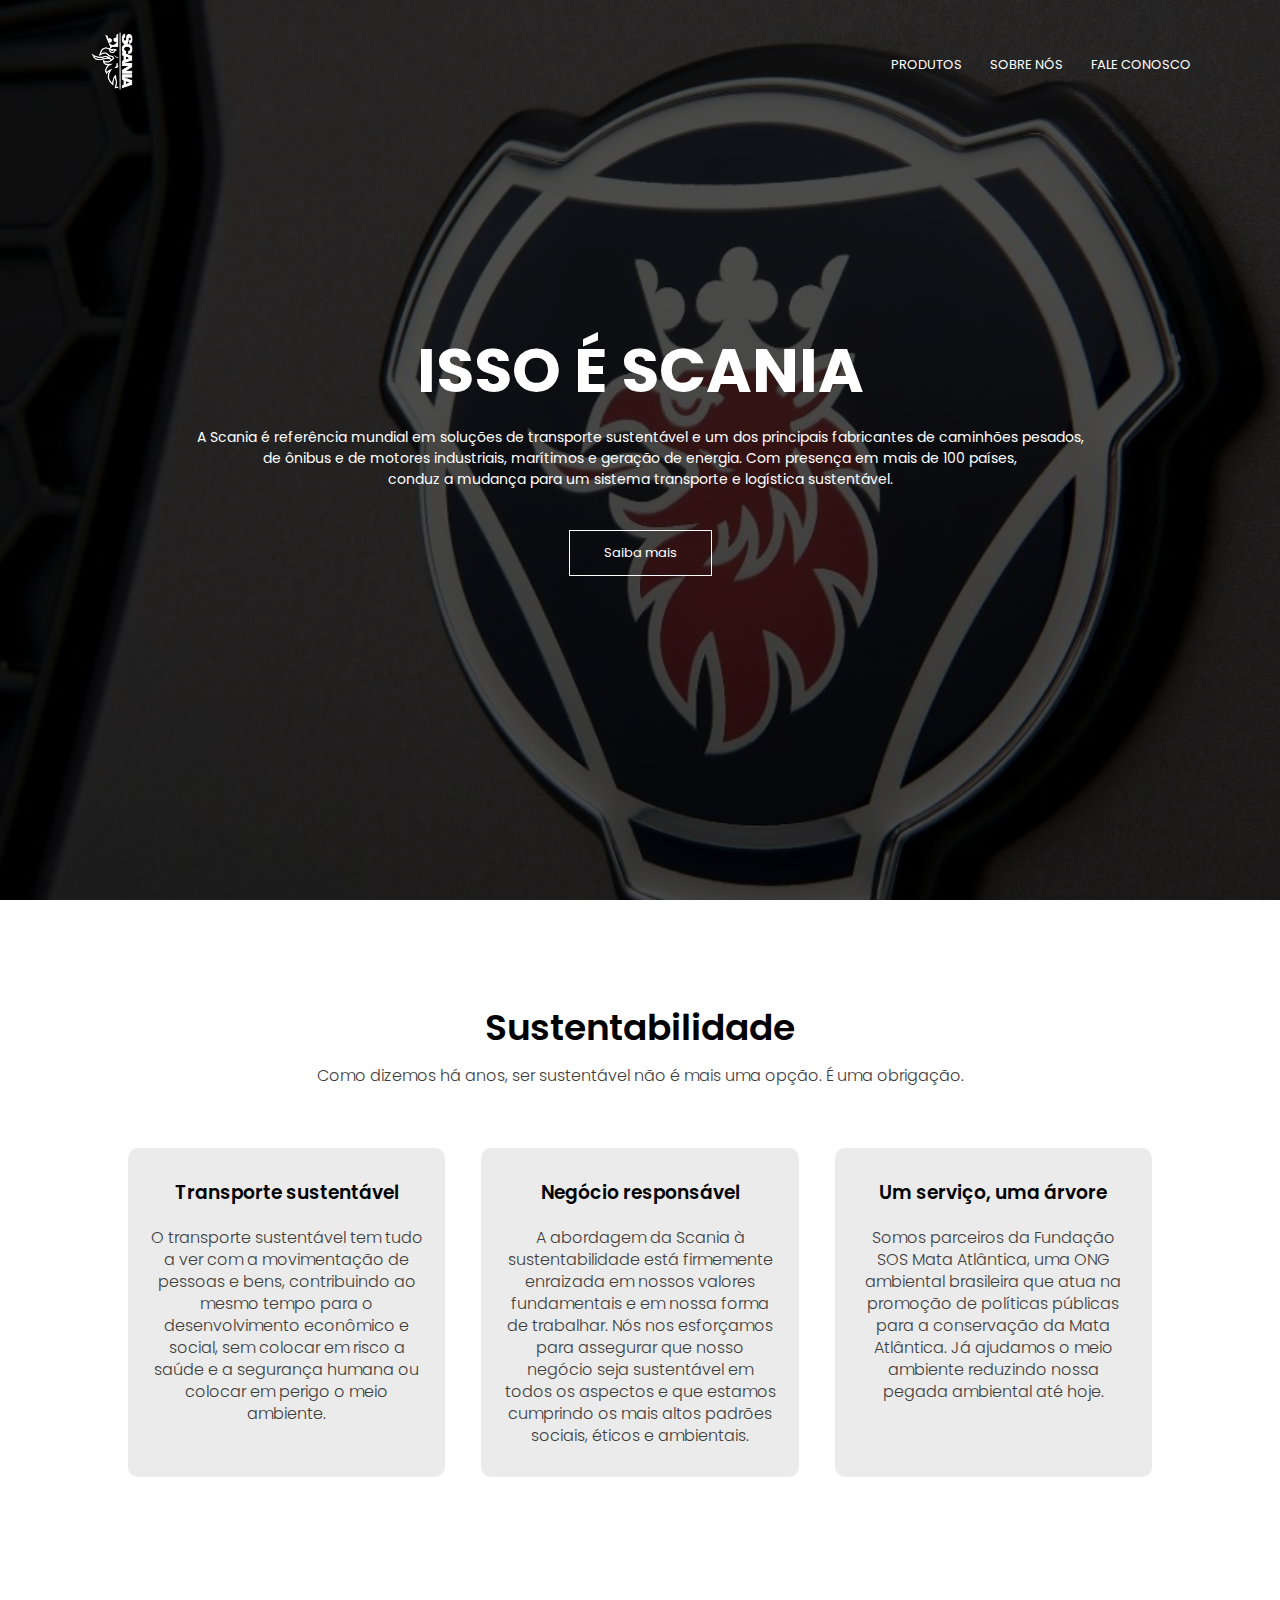
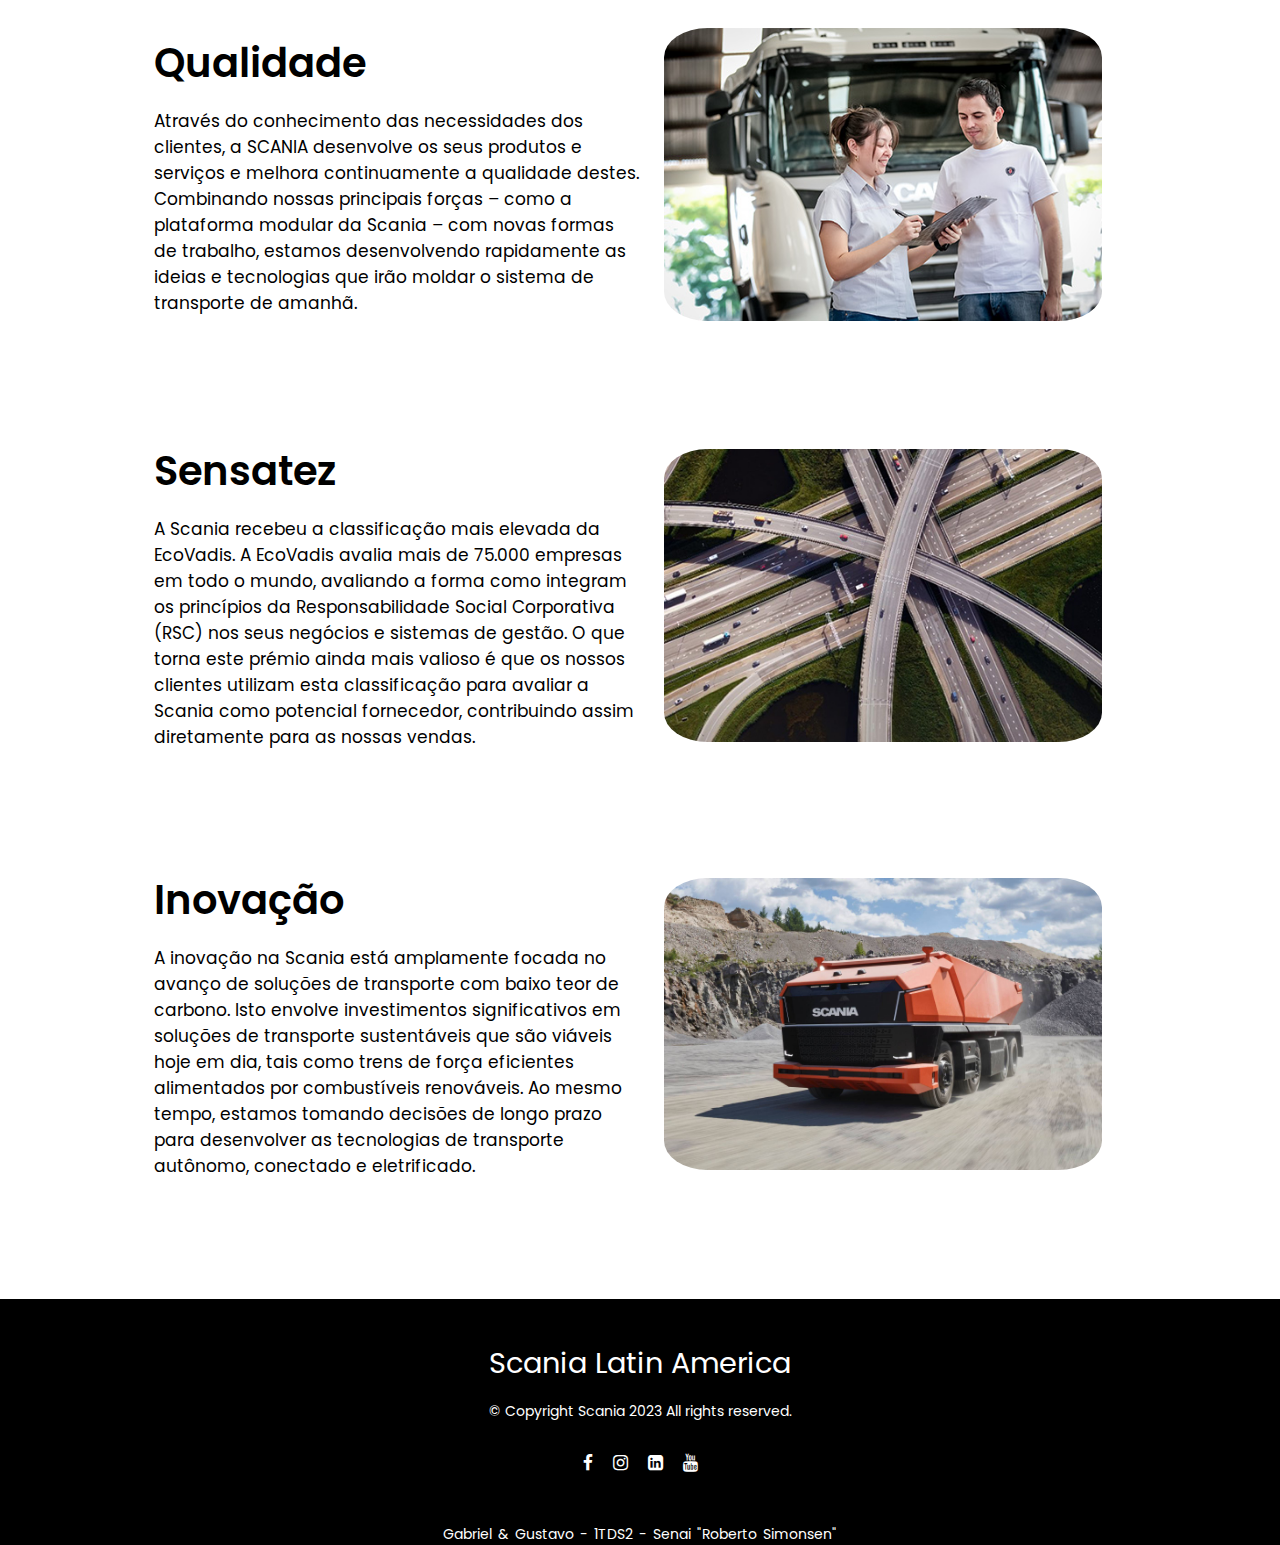
<file: index.html>
<!DOCTYPE html>
<html lang="pt-br">
<head>
    <meta charset="UTF-8">
    <meta http-equiv="X-UA-Compatible" content="IE=edge">
    <meta name="viewport" content="width=device-width, initial-scale=1.0">
    
    <title>Início | Scania Brasil</title>

    <link rel="stylesheet" href="index.css">
    <link rel="shortcut icon" href="imagens/logo_prateada.png">

    <link rel="preconnect" href="https://fonts.googleapis.com">
    <link rel="preconnect" href="https://fonts.gstatic.com" crossorigin>
    <link href="https://fonts.googleapis.com/css2?family=Poppins:wght@100;200;300;400;600;700&display=swap" rel="stylesheet">

    <link rel="stylesheet" href="https://stackpath.bootstrapcdn.com/font-awesome/4.7.0/css/font-awesome.min.css">

</head>
<body>
<header>
    <div class="header">
        <nav>
            <a href="index.html"><img src="imagens/logo_minimalista.png"></a>
            <div class="menu">
                <ul>
                    <li><a href="produtos.html">PRODUTOS</a></li>
                    <!-- <li><a href="novidades.html">NOVIDADES</a></li> -->
                    <li><a href="sobre_nos.html">SOBRE NÓS</a></li>
                    <li><a href="fale_conosco.html">FALE CONOSCO</a></li>
                </ul>
            </div>
        </nav>
</header>

    <div class="texto_principal">
        <h1>ISSO É SCANIA</h1>
        <p>A Scania é referência mundial em soluções de transporte sustentável e um dos principais fabricantes de caminhões pesados,<br>de ônibus e de motores industriais, marítimos e geração de energia. Com presença em mais de 100 países,<br>conduz a mudança para um sistema transporte e logística sustentável.</p>
        <a href="" class="botao_saibamais">Saiba mais</a>
    </div>
</div>



    <div class="texto_segundario">
        <h1>Sustentabilidade</h1>
        <p>Como dizemos há anos, ser sustentável não é mais uma opção. É uma obrigação.</p>

        <div class="coluna">
            <div class="texto_coluna">
                <h3>Transporte sustentável</h3>
                <p>O transporte sustentável tem tudo a ver com a movimentação de pessoas e bens, contribuindo ao mesmo tempo para o desenvolvimento econômico e social, sem colocar em risco a saúde e a segurança humana ou colocar em perigo o meio ambiente.</p>
            </div>
            <div class="texto_coluna">
                <h3>Negócio responsável</h3>
                <p>A abordagem da Scania à sustentabilidade está firmemente enraizada em nossos valores fundamentais e em nossa forma de trabalhar. Nós nos esforçamos para assegurar que nosso negócio seja sustentável em todos os aspectos e que estamos cumprindo os mais altos padrões sociais, éticos e ambientais.</p>
            </div>
            <div class="texto_coluna">
                <h3>Um serviço, uma árvore</h3>
                <p>Somos parceiros da Fundação SOS Mata Atlântica, uma ONG ambiental brasileira que atua na promoção de políticas públicas para a conservação da Mata Atlântica. Já ajudamos o meio ambiente reduzindo nossa pegada ambiental até hoje.</p>
            </div>
        </div>

    </div>



    <div class="qual_sensa_inova">
        <div class="valores">
            <div class="texto_valores">
                <h2>Qualidade</h2>
                <p>Através do conhecimento das necessidades dos clientes, a SCANIA desenvolve os seus produtos e serviços e melhora continuamente a qualidade destes. Combinando nossas principais forças – como a plataforma modular da Scania – com novas formas de trabalho, estamos desenvolvendo rapidamente as ideias e tecnologias que irão moldar o sistema de transporte de amanhã.</p>
            </div>
            <div class="img_valores">
                <img src="imagens/dois_colaboradores.jpg">
            </div>
        </div>
        <div class="valores">
            <div class="texto_valores">
                <h2>Sensatez</h2>
                <p>A Scania recebeu a classificação mais elevada da EcoVadis. A EcoVadis avalia mais de 75.000 empresas em todo o mundo, avaliando a forma como integram os princípios da Responsabilidade Social Corporativa (RSC) nos seus negócios e sistemas de gestão. O que torna este prémio ainda mais valioso é que os nossos clientes utilizam esta classificação para avaliar a Scania como potencial fornecedor, contribuindo assim diretamente para as nossas vendas.</p>
            </div>
            <div class="img_valores">
                <img src="imagens/ponte_e_vias.jpg">
            </div>
        </div>
        <div class="valores">
            <div class="texto_valores">
                <h2>Inovação</h2>
                <p>A inovação na Scania está amplamente focada no avanço de soluções de transporte com baixo teor de carbono. Isto envolve investimentos significativos em soluções de transporte sustentáveis que são viáveis hoje em dia, tais como trens de força eficientes alimentados por combustíveis renováveis. Ao mesmo tempo, estamos tomando decisões de longo prazo para desenvolver as tecnologias de transporte autônomo, conectado e eletrificado.</p>
            </div>
            <div class="img_valores">
                <img src="imagens/axl.jfif">
            </div>
        </div>

    </div>
<footer>
    <div class="footer_conteudo">
        <h3>Scania Latin America</h3>
        <p>© Copyright Scania 2023 All rights reserved.</p>
        <ul class="redes">
            <li><a class="facebook" href="https://www.facebook.com/ScaniaBrasil/" target="_blank"><i class="fa fa-facebook"></i></a></li>
            <li><a class="instagram" href="https://www.instagram.com/scaniabrasil/" target="_blank"><i class="fa fa-instagram"></i></a></li>
            <li><a class="linkedin" href="https://www.linkedin.com/company/scaniabrasil/" target="_blank"><i class="fa fa-linkedin-square"></i></a></li>
            <li><a class="youtube" href="https://www.youtube.com/@ScaniaBrasil" target="_blank"><i class="fa fa-youtube"></i></a></li>
        </ul>
    </div>
    <div class="footer_nomes">
        <p>Gabriel & Gustavo - 1TDS2 - Senai "Roberto Simonsen"</p>
    </div>
</footer>


</body>
</html>
</file>
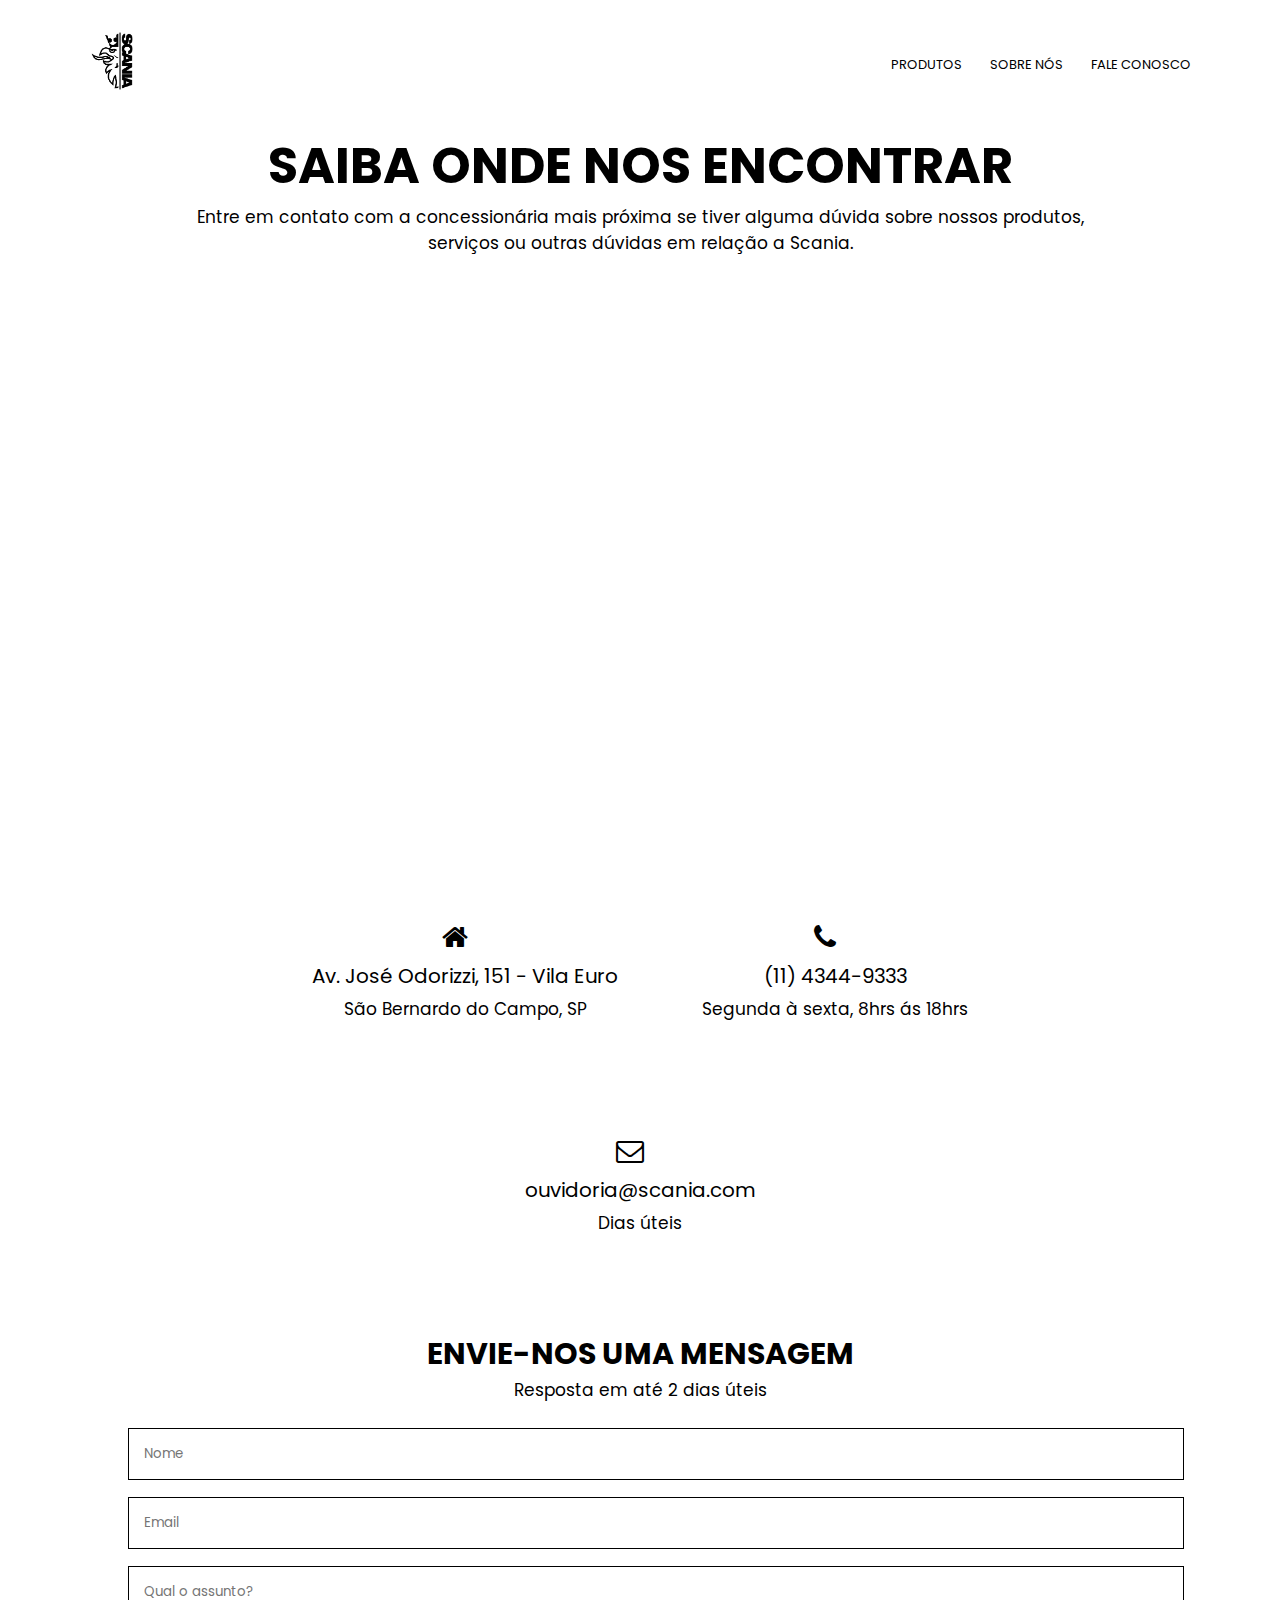
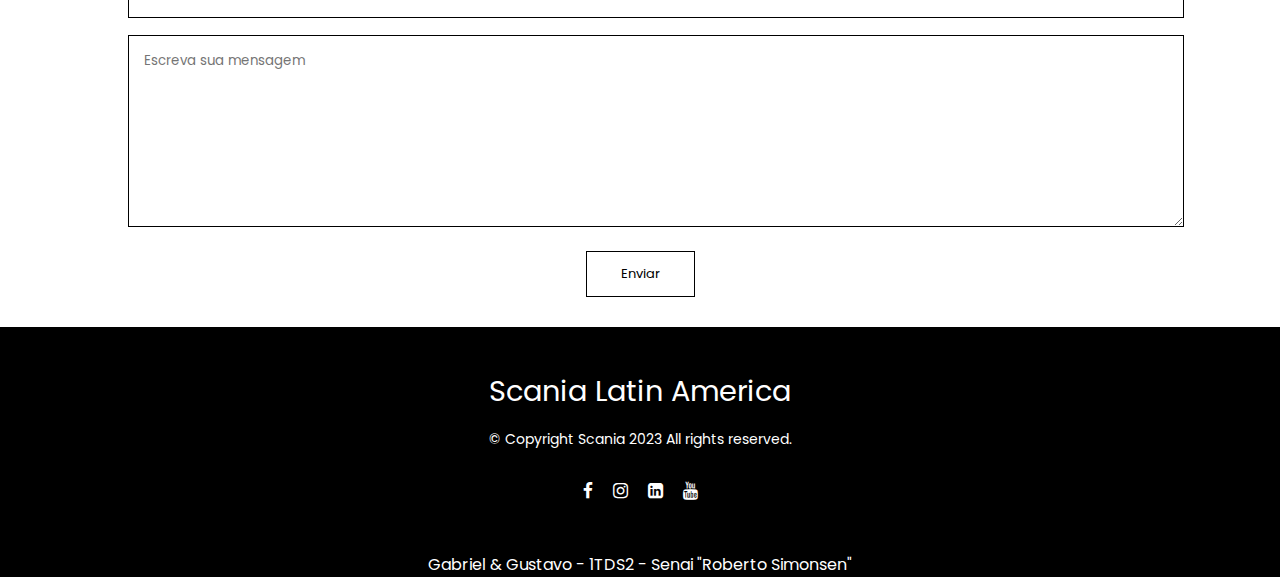
<file: fale_conosco.html>
<!DOCTYPE html>
<html lang="pt-br">
<head>
    <meta charset="UTF-8">
    <meta http-equiv="X-UA-Compatible" content="IE=edge">
    <meta name="viewport" content="width=device-width, initial-scale=1.0">
    
    <title>Fale Conosco | Scania Brasil</title>

    <link rel="stylesheet" href="fale_conosco.css">
    <link rel="shortcut icon" href="imagens/logo_prateada.png">

    <link rel="preconnect" href="https://fonts.googleapis.com">
    <link rel="preconnect" href="https://fonts.gstatic.com" crossorigin>
    <link href="https://fonts.googleapis.com/css2?family=Poppins:wght@100;200;300;400;600;700&display=swap" rel="stylesheet">

    <link rel="stylesheet" href="https://stackpath.bootstrapcdn.com/font-awesome/4.7.0/css/font-awesome.min.css">

</head>
<body>
<header>
    <div class="header">
        <nav>
            <a href="index.html"><img src="imagens/logo_minimalista_preta.png"></a>
            <div class="menu">
                <ul>
                    <li><a href="produtos.html">PRODUTOS</a></li>
                    <!-- <li><a href="novidades.html">NOVIDADES</a></li> -->
                    <li><a href="sobre_nos.html">SOBRE NÓS</a></li>
                    <li><a href="fale_conosco.html">FALE CONOSCO</a></li>
                </ul>
            </div>
        </nav>
</header>
    </div>
        <div class="titulo_loc">
            <h1>SAIBA ONDE NOS ENCONTRAR</h1>
            <p>Entre em contato com a concessionária mais próxima se tiver alguma dúvida sobre nossos produtos,<br>serviços ou outras dúvidas em relação a Scania.</p>
        </div>
        <div class="loc">

            <iframe src="https://www.google.com/maps/embed?pb=!1m18!1m12!1m3!1d58445.07794645281!2d-46.6338822663782!3d-23.718214975398045!2m3!1f0!2f0!3f0!3m2!1i1024!2i768!4f13.1!3m3!1m2!1s0x478274193b0bac47%3A0xeb37827a06ff9dbb!2sScania!5e0!3m2!1spt-BR!2sbr!4v1682995958542!5m2!1spt-BR!2sbr" width="600" height="450" style="border:0;" allowfullscreen="" loading="lazy" referrerpolicy="no-referrer-when-downgrade"></iframe>

        </div>
        <div class="contato">
            
            
                <div class="icons_contato">
                    <div>
                        <i class="fa fa-home"></i>
                        <span>
                            <h5>Av. José Odorizzi, 151 - Vila Euro</h5>
                            <p>São Bernardo do Campo, SP</p>
                        </span>
                    </div>
                    <div>
                        <i class="fa fa-phone"></i>
                        <span>
                            <h5>(11) 4344-9333</h5>
                            <p>Segunda à sexta, 8hrs ás 18hrs</p>
                        </span>
                    </div>
                    <div>
                        <i class="fa fa-envelope-o"></i>
                        <span>
                            <h5>ouvidoria@scania.com</h5>
                            <p>Dias úteis</p>
                        </span>
                    </div>
                </div>

                <div class="icons_contato">
                    <h1>ENVIE-NOS UMA MENSAGEM</h1>
                    <p>Resposta em até 2 dias úteis</p>

                    <form action="">
                        <input type="text" placeholder="Nome" required>
                        <input type="email" placeholder="Email" required>
                        <input type="text" placeholder="Qual o assunto?" required>
                        <textarea rows="8" placeholder="Escreva sua mensagem"></textarea>
                        <button type="submit" class="botao_enviar">Enviar</button>
                    </form>

                </div>
            

        </div>
        




<footer>
    <div class="footer_conteudo">
        <h3>Scania Latin America</h3>
        <p>© Copyright Scania 2023 All rights reserved.</p>
        <ul class="redes">
            <li><a class="facebook" href="https://www.facebook.com/ScaniaBrasil/" target="_blank"><i class="fa fa-facebook"></i></a></li>
            <li><a class="instagram" href="https://www.instagram.com/scaniabrasil/" target="_blank"><i class="fa fa-instagram"></i></a></li>
            <li><a class="linkedin" href="https://www.linkedin.com/company/scaniabrasil/" target="_blank"><i class="fa fa-linkedin-square"></i></a></li>
            <li><a class="youtube" href="https://www.youtube.com/@ScaniaBrasil" target="_blank"><i class="fa fa-youtube"></i></a></li>
        </ul>
    </div>
    <div class="footer_bottom">
        <p>Gabriel & Gustavo - 1TDS2 - Senai "Roberto Simonsen"</p>
    </div>
</footer>


</body>
</html>
</file>
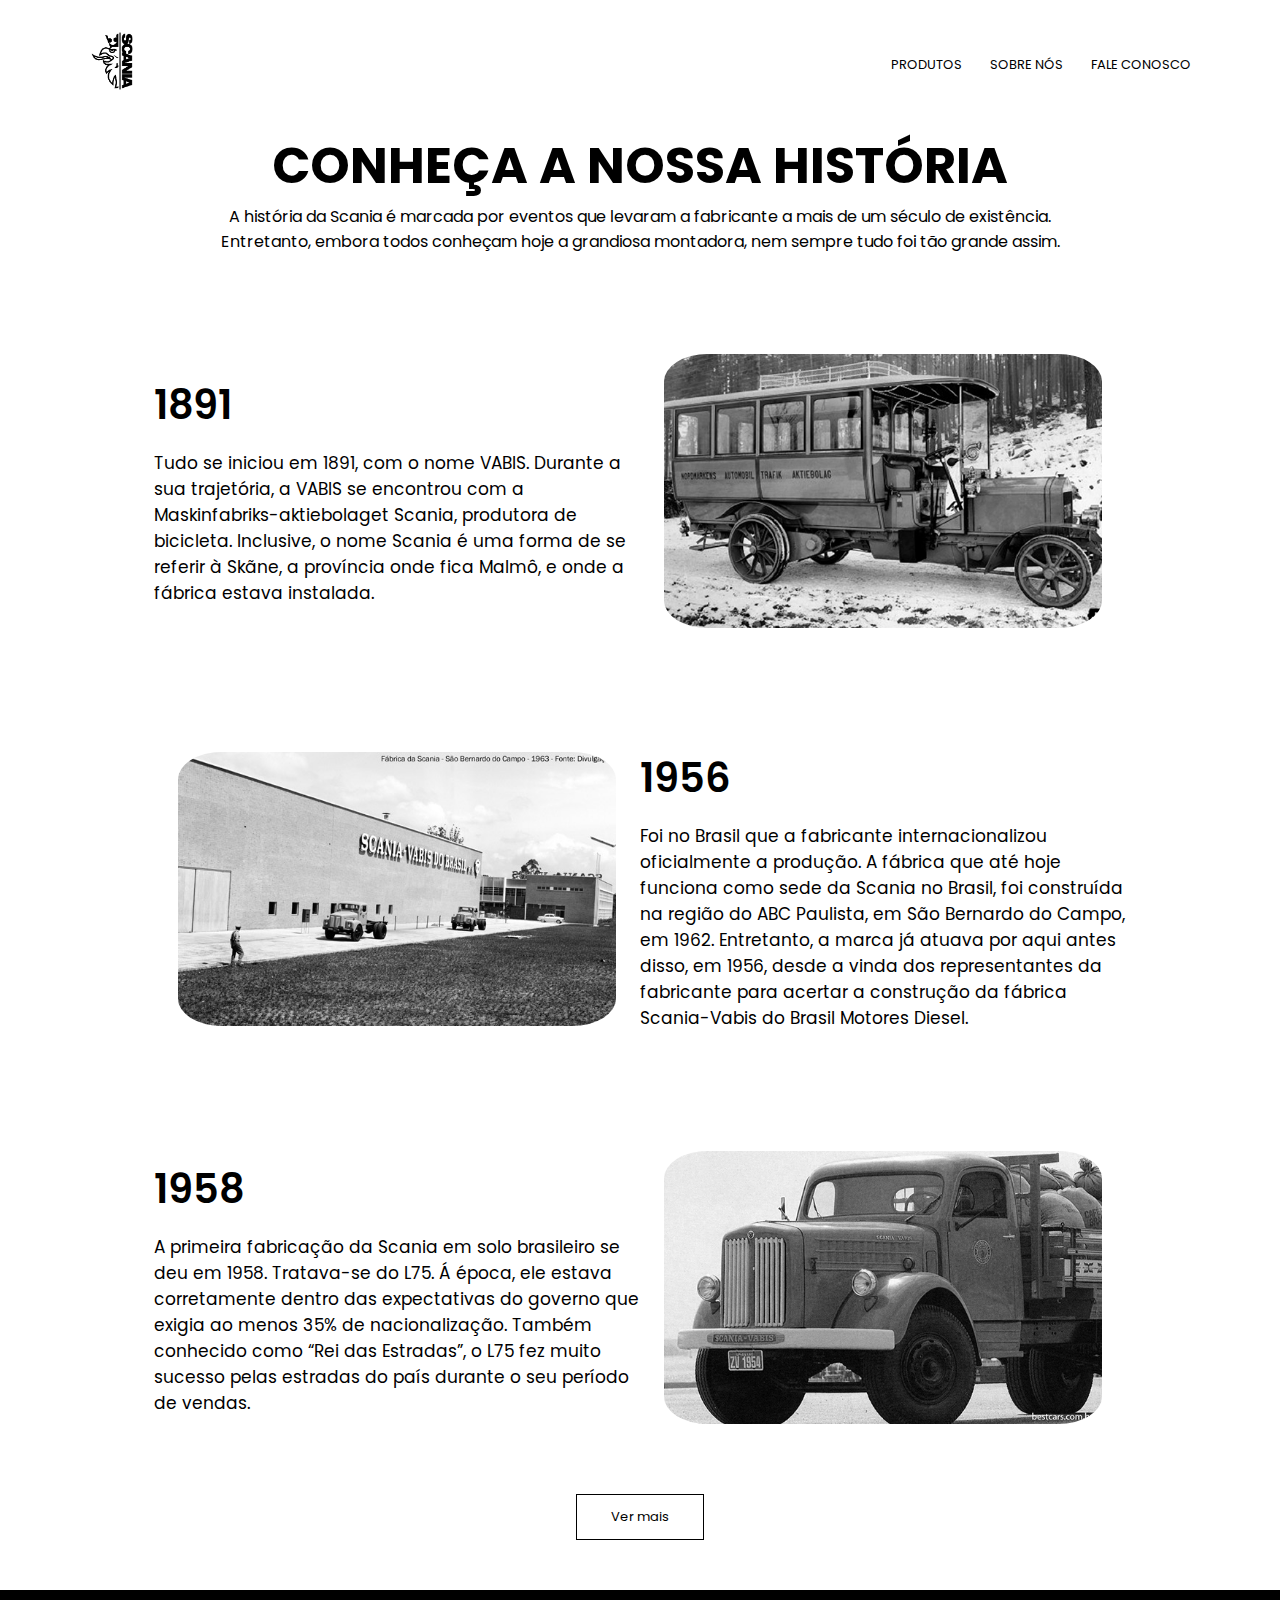
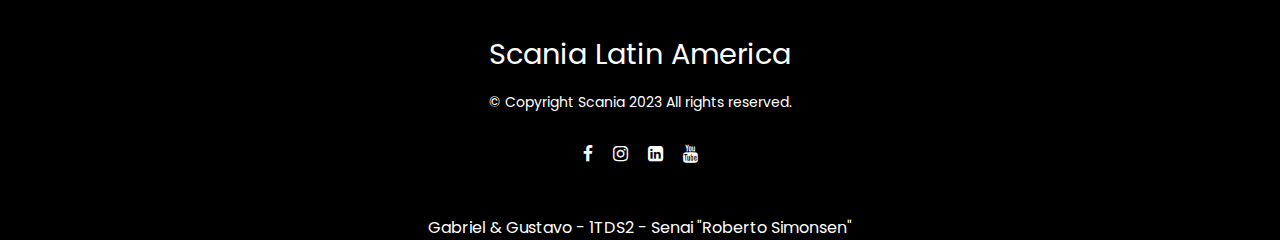
<file: sobre_nos.html>
<!DOCTYPE html>
<html lang="pt-br">
<head>
    <meta charset="UTF-8">
    <meta http-equiv="X-UA-Compatible" content="IE=edge">
    <meta name="viewport" content="width=device-width, initial-scale=1.0">
    
    <title>Sobre nós | Scania Brasil</title>

    <link rel="stylesheet" href="sobre_nos.css">
    <link rel="shortcut icon" href="imagens/logo_prateada.png">

    <link rel="preconnect" href="https://fonts.googleapis.com">
    <link rel="preconnect" href="https://fonts.gstatic.com" crossorigin>
    <link href="https://fonts.googleapis.com/css2?family=Poppins:wght@100;200;300;400;600;700&display=swap" rel="stylesheet">

    <link rel="stylesheet" href="https://stackpath.bootstrapcdn.com/font-awesome/4.7.0/css/font-awesome.min.css">

</head>
<body>
<header>
    <div class="header">
        <nav>
            <a href="index.html"><img src="imagens/logo_minimalista_preta.png"></a>
            <div class="menu">
                <ul>
                    <li><a href="produtos.html">PRODUTOS</a></li>
                    <!-- <li><a href="novidades.html">NOVIDADES</a></li> -->
                    <li><a href="sobre_nos.html">SOBRE NÓS</a></li>
                    <li><a href="fale_conosco.html">FALE CONOSCO</a></li>
                </ul>
            </div>
        </nav>
</header>
    </div>




        <div class="titulo_sobre">
            <h1>CONHEÇA A NOSSA HISTÓRIA</h1>
            <p>A história da Scania é marcada por eventos que levaram a fabricante a mais de um século de existência.<br>Entretanto, embora todos conheçam hoje a grandiosa montadora, nem sempre tudo foi tão grande assim.</p>
        </div>
    <div class="historia">
        <div class="bloco_hist">
            <div class="texto_hist">
                <h2>1891</h2>
                <p>Tudo se iniciou em 1891, com o nome VABIS. Durante a sua trajetória, a VABIS se encontrou com a  Maskinfabriks-aktiebolaget Scania, produtora de bicicleta. Inclusive, o nome Scania é uma forma de se referir à Skãne, a província onde fica Malmô, e onde a fábrica estava instalada.</p>
            </div>
            <div class="img_bloco">
                <img src="imagens/primeiro_produto.jpg">
            </div>
        </div>
        <div class="bloco_hist">
            <div class="img_bloco">
                <img src="imagens/scania_vabis.jpg">
            </div>
            <div class="texto_hist">
                <h2>1956</h2>
                <p>Foi no Brasil que a fabricante internacionalizou oficialmente a produção. A fábrica que até hoje funciona como sede da Scania no Brasil, foi construída na região do ABC Paulista, em São Bernardo do Campo, em 1962. Entretanto, a marca já atuava por aqui antes disso, em 1956, desde a vinda dos representantes da fabricante para acertar a construção da fábrica Scania-Vabis do Brasil Motores Diesel.</p>
            </div>
        </div>
        <div class="bloco_hist">
            <div class="texto_hist">
                <h2>1958</h2>
                <p>A primeira fabricação da Scania em solo brasileiro se deu em 1958. Tratava-se do L75. Á época, ele estava corretamente dentro das expectativas do governo que exigia ao menos 35% de nacionalização. Também conhecido como “Rei das Estradas”, o L75 fez muito sucesso pelas estradas do país durante o seu período de vendas.</p>
            </div>
            <div class="img_bloco">
                <img src="imagens/scania_l75.jpg">
            </div>
        </div>
            <div class="btn_vermais">
                <a href="" class="botao_vermais">Ver mais</a>
            </div>
    </div>
        




<footer>
    <div class="footer_conteudo">
        <h3>Scania Latin America</h3>
        <p>© Copyright Scania 2023 All rights reserved.</p>
        <ul class="redes">
            <li><a class="facebook" href="https://www.facebook.com/ScaniaBrasil/" target="_blank"><i class="fa fa-facebook"></i></a></li>
            <li><a class="instagram" href="https://www.instagram.com/scaniabrasil/" target="_blank"><i class="fa fa-instagram"></i></a></li>
            <li><a class="linkedin" href="https://www.linkedin.com/company/scaniabrasil/" target="_blank"><i class="fa fa-linkedin-square"></i></a></li>
            <li><a class="youtube" href="https://www.youtube.com/@ScaniaBrasil" target="_blank"><i class="fa fa-youtube"></i></a></li>
        </ul>
    </div>
    <div class="footer_bottom">
        <p>Gabriel & Gustavo - 1TDS2 - Senai "Roberto Simonsen"</p>
    </div>
</footer>


</body>
</html>
</file>
<file: index.css>
*{
    margin: 0;
    padding: 0;
    font-family: 'Poppins', sans-serif;
}



.header {
    min-height: 100vh;
    width: 100%;
    background-image: linear-gradient(rgba(0, 0, 0, 0.7), rgba(0, 0, 0, 0.7)),
                      url(imagens/banner.jpg);
    background-position: center;
    background-size: cover;
    position: relative;
}

nav {
    display: flex;
    padding: 2% 6%;
    justify-content: space-between;
    align-items: center;
}

nav img {
    max-width: 70px; /* Em vez de width: 70px; */
}
.menu{
    flex: 1;
    text-align: right;
}
.menu ul li{
    list-style: none;
    display: inline-block;
    padding: 8px 12px;
    position: relative;
}
.menu ul li a{
    color: #ffffff;
    text-decoration: none;
    font-size: 13px;
}
.menu ul li::after{
    content: '';
    width: 0%;
    height: 2px;
    background: #ffffff;
    display: block;
    margin: auto;
    transition: 0.5s;
}
.menu ul li:hover::after{
    width: 100%;
}
.texto_principal{
    width: 90%;
    color: #ffffff;
    position: absolute;
    top: 50%;
    left: 50%;
    transform: translate(-50%,-50%);
    text-align: center;
}
.texto_principal h1{
    font-size: 62px;
}
.texto_principal p{
    margin: 10px 0 40px;
    font-size: 14px;
    color: #ffffff;
}
.botao_saibamais{
    display: inline-block;
    text-decoration: none;
    color: #ffffff;
    border: 1px solid #ffffff;
    padding: 12px 34px;
    font-size: 13px;
    background: transparent;
    position: relative;
    cursor: pointer;
}
.botao_saibamais:hover{
    border: 1px solid #575757;
    background: #575757;
    transition: 0.5s;
}
.texto_segundario{
    width: 80%;
    margin: auto;
    text-align: center;
    padding-top: 100px;    
}
.texto_segundario h1{
    font-size: 36px;
    font-weight: 600;
}
.texto_segundario p{
    color: #3d3d3d;
    font-size: 16px;
    font-weight: 300;
    line-height: 22px;
    padding: 10px;
}
.coluna{
    margin-top: 5%;
    display: flex;
    justify-content: space-between;
}
.texto_coluna{
    flex-basis: 31%;
    background-color: #ebebeb;
    border-radius: 10px;
    margin-bottom: 5%;
    padding: 20px 12px;
    box-sizing: border-box;
    transition: 0.5s;
}
.texto_coluna h3{
    text-align: center;
    font-weight: 600;
    margin: 10px 0;
}
.texto_coluna:hover{
    box-shadow: 0 0 20px 0px rgba(0,0,0,0.2);
}
.qual_sensa_inova{
    padding: 50px 12%;
    font-size: 17px;
}
.valores{
    display: flex;
    width: 100%;
    align-items: center;
    flex-wrap: wrap;
    padding: 50px 0;
}
.texto_valores{
    flex-basis: 50%;
    margin-bottom: 20px;
}
.img_valores{
    flex-basis: 50%;
    margin-bottom: 20px;
}
.img_valores img{
    display: block;
    width: 90%;
    margin: auto;
    border-radius: 10%;
}
.qual_sensa_inova h2{
    font-size: 40px;
    font-weight: 600;
    margin-bottom: 15px;
}

/* responsividade */
@media screen and (max-width: 768px) {
    .texto_principal h1 {
        font-size: 30px; 
    }
    nav {
        padding: 2% 3%;
    }
    nav img {
        width: 50px;
    }
    .menu {
        text-align: center;
    }
    .menu ul li {
        padding: 5px 12px;
    }
    .menu ul li a {
        font-size: 10px;
    }
    .menu ul li::after {
        width: 0;
    }
    .texto_segundario {
        padding-top: 50px;
    }
    
    .coluna {
        flex-direction: column;
    }
    
    .texto_coluna {
        flex-basis: 100%;
        margin-bottom: 3%;
    }
    .qual_sensa_inova {
        padding: 20px 12%;
        font-size: 15px;
    }
    
    .valores {
        flex-direction: column;
        align-items: center;
        padding: 20px 0;
    }
    
    .texto_valores,
    .img_valores {
        flex-basis: 100%;
        text-align: center;
        margin-bottom: 20px;
    }
    
    .img_valores img {
        max-width: 80%;
    }
}

/* footer */
footer{
    background: #000000;
    height: auto;
    width: 100%;
    padding-top: 40px;
    color: #fff;
    text-align: center;
}
.footer_conteudo{
    display: flex;
    flex-direction: column;
}
.footer_conteudo h3{
    font-size: 1.8rem;
    font-weight: 400;
    text-transform: capitalize;
    line-height: 3rem;
}
.footer_conteudo p{
    max-width: 500px;
    margin: 10px auto;
    line-height: 28px;
    font-size: 14px;
}
.redes{
    list-style: none;
    display: flex;
    align-items: center;
    justify-content: center;
    margin: 1rem 0 3rem 0;
}
.redes li{
    margin: 0 10px;
}
.redes a{
    text-decoration: none;
    color: #fff;
}
.redes a i{
    font-size: 1.1rem;
    transition: color .4s ease;
}
.facebook:hover{
    color: #3b5998;
}
.instagram:hover{
    color: #c8788a;
}
.linkedin:hover{
    color: #2172e1;
}
.youtube:hover{
    color: #f00104;
}
.footer-bottom{
    background: #000;
    width: 100vw;
    padding: 20px 0;
}
.footer_nomes p{
    font-size: 14px;
    word-spacing: 2px;
}
.footer_nomes span{
    text-transform: uppercase;
    opacity: .4;
    font-weight: 200;
}
</file>
<file: fale_conosco.css>
*{
    margin: 0;
    padding: 0;
    font-family: 'Poppins', sans-serif;
}



.header{
    width: 100%;
    background-position: center;
    background-size: cover;
    position: relative;
}
nav{
    display: flex;
    padding: 2% 6%;
    justify-content: space-between;
    align-items: center;
}
nav img{
    width: 70px;
}
.menu{
    flex: 1;
    text-align: right;
}
.menu ul li{
    list-style: none;
    display: inline-block;
    padding: 8px 12px;
    position: relative;
}
.menu ul li a{
    color: #000000;
    text-decoration: none;
    font-size: 13px;
}
.menu ul li::after{
    content: '';
    width: 0%;
    height: 2px;
    background: #000000;
    display: block;
    margin: auto;
    transition: 0.5s;
}
.menu ul li:hover::after{
    width: 100%;
}
@media screen and (max-width: 768px) {
    nav {
        padding: 2% 3%;
    }
    nav img {
        width: 50px;
    }
    .menu {
        text-align: center;
    }
    .menu ul li {
        padding: 5px 12px;
    }
    .menu ul li a {
        font-size: 10px;
    }
    .menu ul li::after {
        width: 0;
    }
    
    .loc{
        display: none;
    }
    .icons_contato form{
        margin: 10%;
        margin-left: 0;
    }
    .icons_contato form button{
        margin-left: 12%;
    }
}
.titulo_loc h1{
    text-align: center;
    font-size: 50px;
}
.titulo_loc p{
    text-align: center;
    font-size: 17px;
}
.loc{
    width: 80%;
    margin: auto;
    padding: 80px;
}
.loc iframe{
    width: 100%;
    justify-content: center;
}
.contato{
    width: 80%;
    margin: auto;
}
.icons_contato{
    flex-basis: 48%;
    margin-bottom: 30px;
    text-align: center;
    justify-content: center;
}
.icons_contato h1{
    text-align: center;
    font-size: 30px;
}
.icons_contato p{
    text-align: center;
    font-size: 17px;
    margin-bottom: 25px;
}
.icons_contato div{
    display: inline-block;
    align-items: center;
    margin-bottom: 40px;
    margin: 40px;
}
.icons_contato div .fa{
    font-size: 28px;
    color: #000;
    margin: 10px;
    margin-right: 30px;
}
.icons_contato div p{
    padding: 0;
}
.icons_contato div h5{
    font-size: 20px;
    margin-bottom: 5px;
    color: #000;
    font-weight: 400;
}
.icons_contato input, .icons_contato textarea{
    width: 100%;
    padding: 15px;
    margin-bottom: 17px;
    outline: none;
    border: 1px solid #000;
}
.botao_enviar{
    display: inline-block;
    text-decoration: none;
    color: #000000;
    border: 1px solid rgb(0, 0, 0);
    padding: 12px 34px;
    font-size: 13px;
    background: transparent;
    position: relative;
    cursor: pointer;
}
.botao_enviar:hover{
    color: #fff;
    border: 1px solid #000000;
    background: #000000;
    transition: 0.5s;
}



footer{
    background: #000000;
    height: auto;
    width: 100%;
    padding-top: 40px;
    color: #fff;
    text-align: center;
}
.footer_conteudo{
    display: flex;
    flex-direction: column;
}
.footer_conteudo h3{
    font-size: 1.8rem;
    font-weight: 400;
    text-transform: capitalize;
    line-height: 3rem;
}
.footer_conteudo p{
    max-width: 500px;
    margin: 10px auto;
    line-height: 28px;
    font-size: 14px;
}
.redes{
    list-style: none;
    display: flex;
    align-items: center;
    justify-content: center;
    margin: 1rem 0 3rem 0;
}
.redes li{
    margin: 0 10px;
}
.redes a{
    text-decoration: none;
    color: #fff;
}
.redes a i{
    font-size: 1.1rem;
    transition: color .4s ease;
}
.facebook:hover{
    color: #3b5998;
}
.instagram:hover{
    color: #c8788a;
}
.linkedin:hover{
    color: #2172e1;
}
.youtube:hover{
    color: #f00104;
}
.nome_footer{
    background: #000;
    width: 100vw;
    padding: 20px 0;
}
.footer_nomes p{
    font-size: 14px;
    word-spacing: 2px;
}
.footer_nomes span{
    text-transform: uppercase;
    opacity: .4;
    font-weight: 200;
}
</file>
<file: sobre_nos.css>
*{
    margin: 0;
    padding: 0;
    font-family: 'Poppins', sans-serif;
}



.header{
    width: 100%;
    background-position: center;
    background-size: cover;
    position: relative;
}
nav{
    display: flex;
    padding: 2% 6%;
    justify-content: space-between;
    align-items: center;
}
nav img{
    width: 70px;
}
.menu{
    flex: 1;
    text-align: right;
}
.menu ul li{
    list-style: none;
    display: inline-block;
    padding: 8px 12px;
    position: relative;
}
.menu ul li a{
    color: #000000;
    text-decoration: none;
    font-size: 13px;
}
.menu ul li::after{
    content: '';
    width: 0%;
    height: 2px;
    background: #000000;
    display: block;
    margin: auto;
    transition: 0.5s;
}
.menu ul li:hover::after{
    width: 100%;
}
@media screen and (max-width: 768px) {
    nav {
        padding: 2% 3%;
    }
    nav img {
        width: 50px;
    }
    .texto_principal h1 {
        font-size: 30px; 
    }
    .menu {
        text-align: center;
    }
    .menu ul li {
        padding: 5px 12px;
    }
    .menu ul li a {
        font-size: 10px;
    }
    .menu ul li::after {
        width: 0;
    }
    .img_bloco{
        display: none;
    }
    .texto_hist{
        text-align: center;
        margin: 25%;
    }
}
.titulo_sobre h1{
    font-size: 50px;
    text-align: center;
}
.titulo_sobre p{
    font: 10px;
    text-align: center;
}
.historia{
    padding: 50px 12%;
    font-size: 17px;
}
.bloco_hist{
    display: flex;
    width: 100%;
    align-items: center;
    flex-wrap: wrap;
    padding: 50px 0;
}
.texto_hist{
    flex-basis: 50%;
    margin-bottom: 20px;
}
.img_bloco{
    flex-basis: 50%;
    margin-bottom: 20px;
}
.img_bloco img{
    display: block;
    width: 90%;
    margin: auto;
    border-radius: 10%;
}
.historia h2{
    font-size: 40px;
    font-weight: 600;
    margin-bottom: 15px;
}
.botao_vermais{
    display: inline-block;
    text-decoration: none;
    color: #000000;
    border: 1px solid rgb(0, 0, 0);
    padding: 12px 34px;
    font-size: 13px;
    background: transparent;
    position: relative;
    cursor: pointer;
}
.btn_vermais{
    text-align: center;
    margin: auto;
}
.botao_vermais:hover{
    color: #fff;
    border: 1px solid #000000;
    background: #000000;
    transition: 0.5s;
}



footer{
    background: #000000;
    height: auto;
    width: 100%;
    padding-top: 40px;
    color: #fff;
    text-align: center;
}
.footer_conteudo{
    display: flex;
    flex-direction: column;
}
.footer_conteudo h3{
    font-size: 1.8rem;
    font-weight: 400;
    text-transform: capitalize;
    line-height: 3rem;
}
.footer_conteudo p{
    max-width: 500px;
    margin: 10px auto;
    line-height: 28px;
    font-size: 14px;
}
.redes{
    list-style: none;
    display: flex;
    align-items: center;
    justify-content: center;
    margin: 1rem 0 3rem 0;
}
.redes li{
    margin: 0 10px;
}
.redes a{
    text-decoration: none;
    color: #fff;
}
.redes a i{
    font-size: 1.1rem;
    transition: color .4s ease;
}
.facebook:hover{
    color: #3b5998;
}
.instagram:hover{
    color: #c8788a;
}
.linkedin:hover{
    color: #2172e1;
}
.youtube:hover{
    color: #f00104;
}
.footer-bottom{
    background: #000;
    width: 100vw;
    padding: 20px 0;
}
.footer_nomes p{
    font-size: 14px;
    word-spacing: 2px;
}
.footer_nomes span{
    text-transform: uppercase;
    opacity: .4;
    font-weight: 200;
}
</file>
